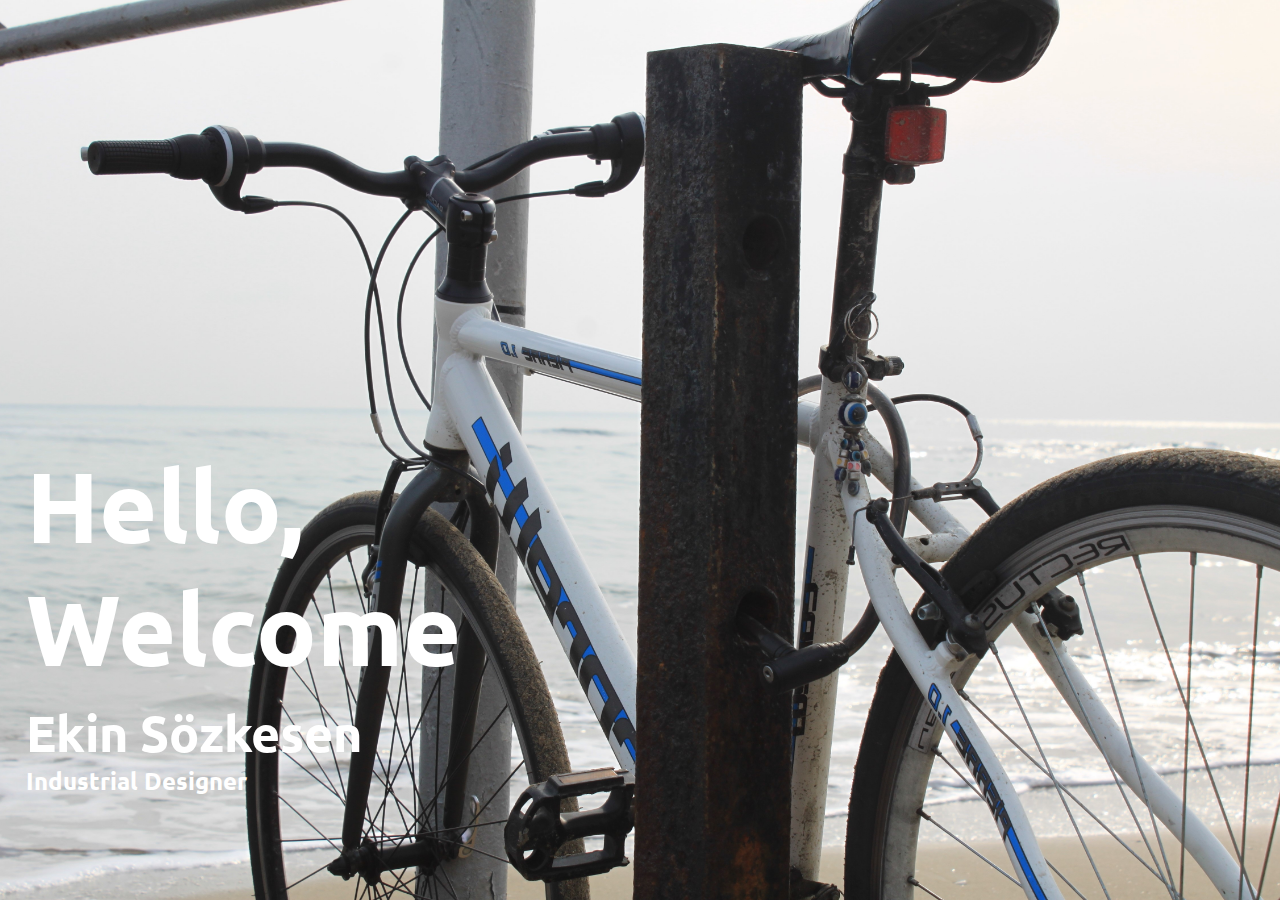
<file: index.html>
<!DOCTYPE html>
<html>
<head>
  <link rel="stylesheet" href="styleindex.css">
<title>BlogEkinSözkesen</title>
<meta charset="UTF-8">
</head>
<body>
  
  <div class="banner">
  <div class="hello">
  <h1>Hello,</h1>
  <h2>Welcome</h2>
  <h3>Ekin Sözkesen</h3>
  <h4>Industrial Designer</h4>
</div>

<div id="navbar">
      <a href="/projects.html">Design Projects</a> |
      <a href="/cv.html">CV</a> |
      <a href="/photography.html">Photography</a> 
    
  </div>
</div>

  
      
      
  <!--<p id="giris">As an industrial designer, my interests and experiences
        are in human computer interaction (HCI),ergonomics
        UI/UX, service design.My goal is creating user centered,
        innovative and functional products considering sustainability</p>-->

       

       <!--<video id="video" width="620" controls autoplay >
            <source src="images/ocean.mp4" type="video/mp4">
          </video>-->

  

</body>
</html>
</file>
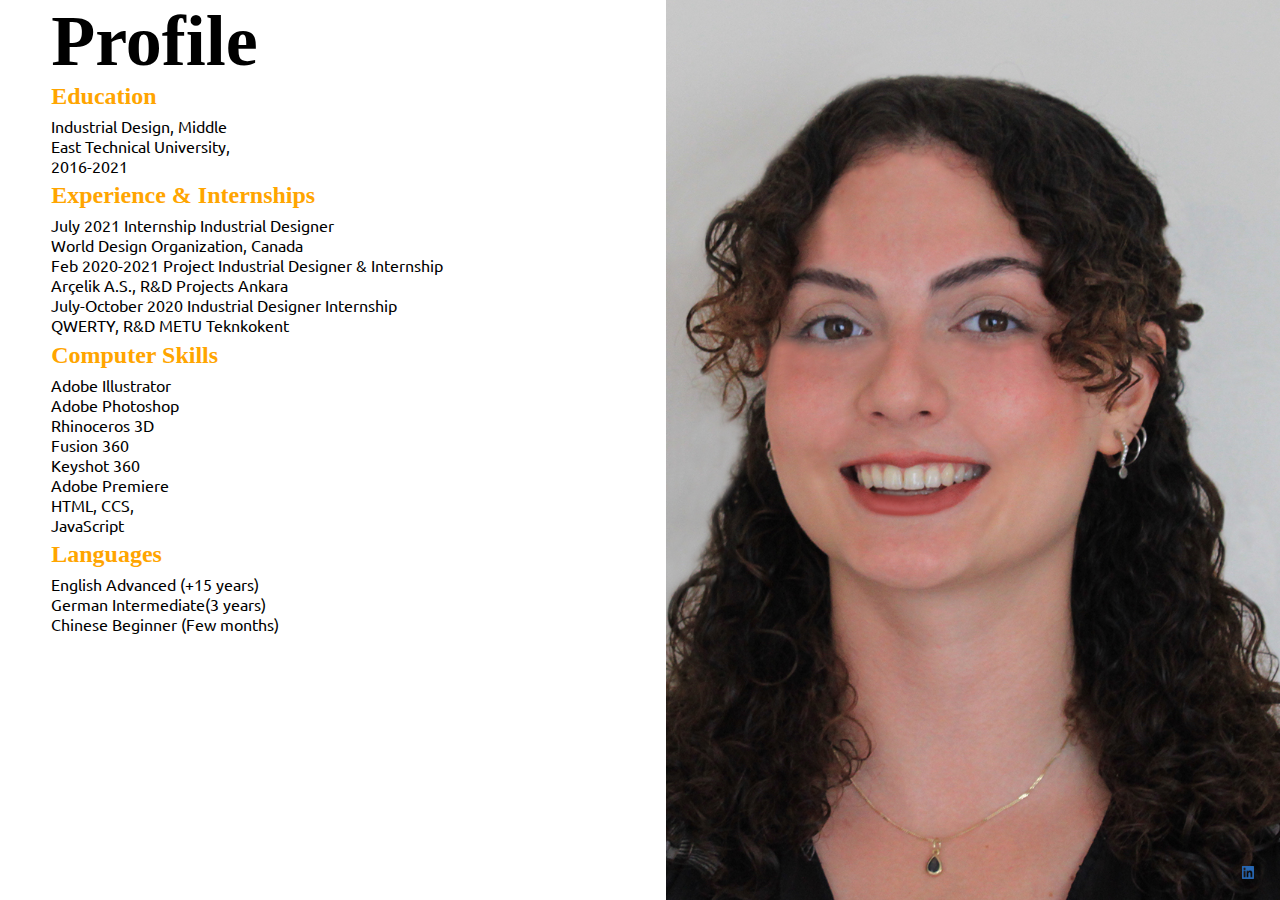
<file: cv.html>
<!DOCTYPE html>
<html>
<head>
    <link rel="stylesheet" href="stylecv.css">
   
    <!--<here is the link for Google fonts>-->
       
        <link rel="preconnect" href="https://fonts.gstatic.com">
        <link href="https://fonts.googleapis.com/css2?family=Playfair+Display&display=swap" rel="stylesheet">



<title>CVPage</title>
<meta charset="UTF-8">
</head>
<body>
  <div id="CV">
 <div id="navbar">
    <a href="/index.html">Home</a> |
        <a href="/projects.html">Design Projects</a> |
        <a href="/cv.html">CV</a> |
        <a href="/photography.html">Photography</a> 
      
</div>

<div class="allall">
    <div class="all">
<h1 id="MyHeader">Profile</h1>
   <h2 class="headings">Education</h2>

   <div class="infocv">
    <p>Industrial Design, Middle
        <br>East Technical University,
        <br>2016-2021

   </div>
   
   <h1 class="headings">Experience & Internships</h1>
   
   <div class="infocv">
    <p>July 2021 Internship Industrial Designer<br>
        World Design Organization, Canada</p>
       <p>Feb 2020-2021 Project Industrial Designer & Internship<br>
    Arçelik A.S., R&D Projects Ankara</p>
    <p>July-October 2020 Industrial Designer Internship <br>
        QWERTY, R&D METU Teknkokent</p>
    
   </div>

   <h1 class="headings">Computer Skills</h1>
   <div class="infocv">
    <div></div><ul>
    <li>Adobe Illustrator</li>
    <li>Adobe Photoshop</li>
    <li>Rhinoceros 3D</li>
    <li>Fusion 360</li>
    <li>Keyshot 360</li>
    <li>Adobe Premiere</li>
    <li>HTML, CCS,<br>
        JavaScript</li></ul>
    </div>
    
    <h1 class="headings">Languages</h1>
      
    <div class="infocv"><ol type="none">
        <li>English Advanced (+15 years)</li>
        <li>German Intermediate(3 years)</li>
        <li>Chinese Beginner (Few months)</li>
        </ol> 

    <!-- <div class="infocv"><ol type="i">
        <li>English Advanced (+15 years)</li>
        <li>German Intermediate(3 years)</li>
        <li>Chinese Beginner (Few months)</li>
        </ol> -->
    </div>
    </div>
</div>
    <div class="photo">
        
<div class="contact">
   <a href="https://www.linkedin.com/in/ekins%C3%B6zkesen/">
    <img src="images/linkedin.png" alt="Linkedin Fotoğrafı" width="100">
    </a> 
</div>

    </div>
</div>  
</body>
</html>
</file>
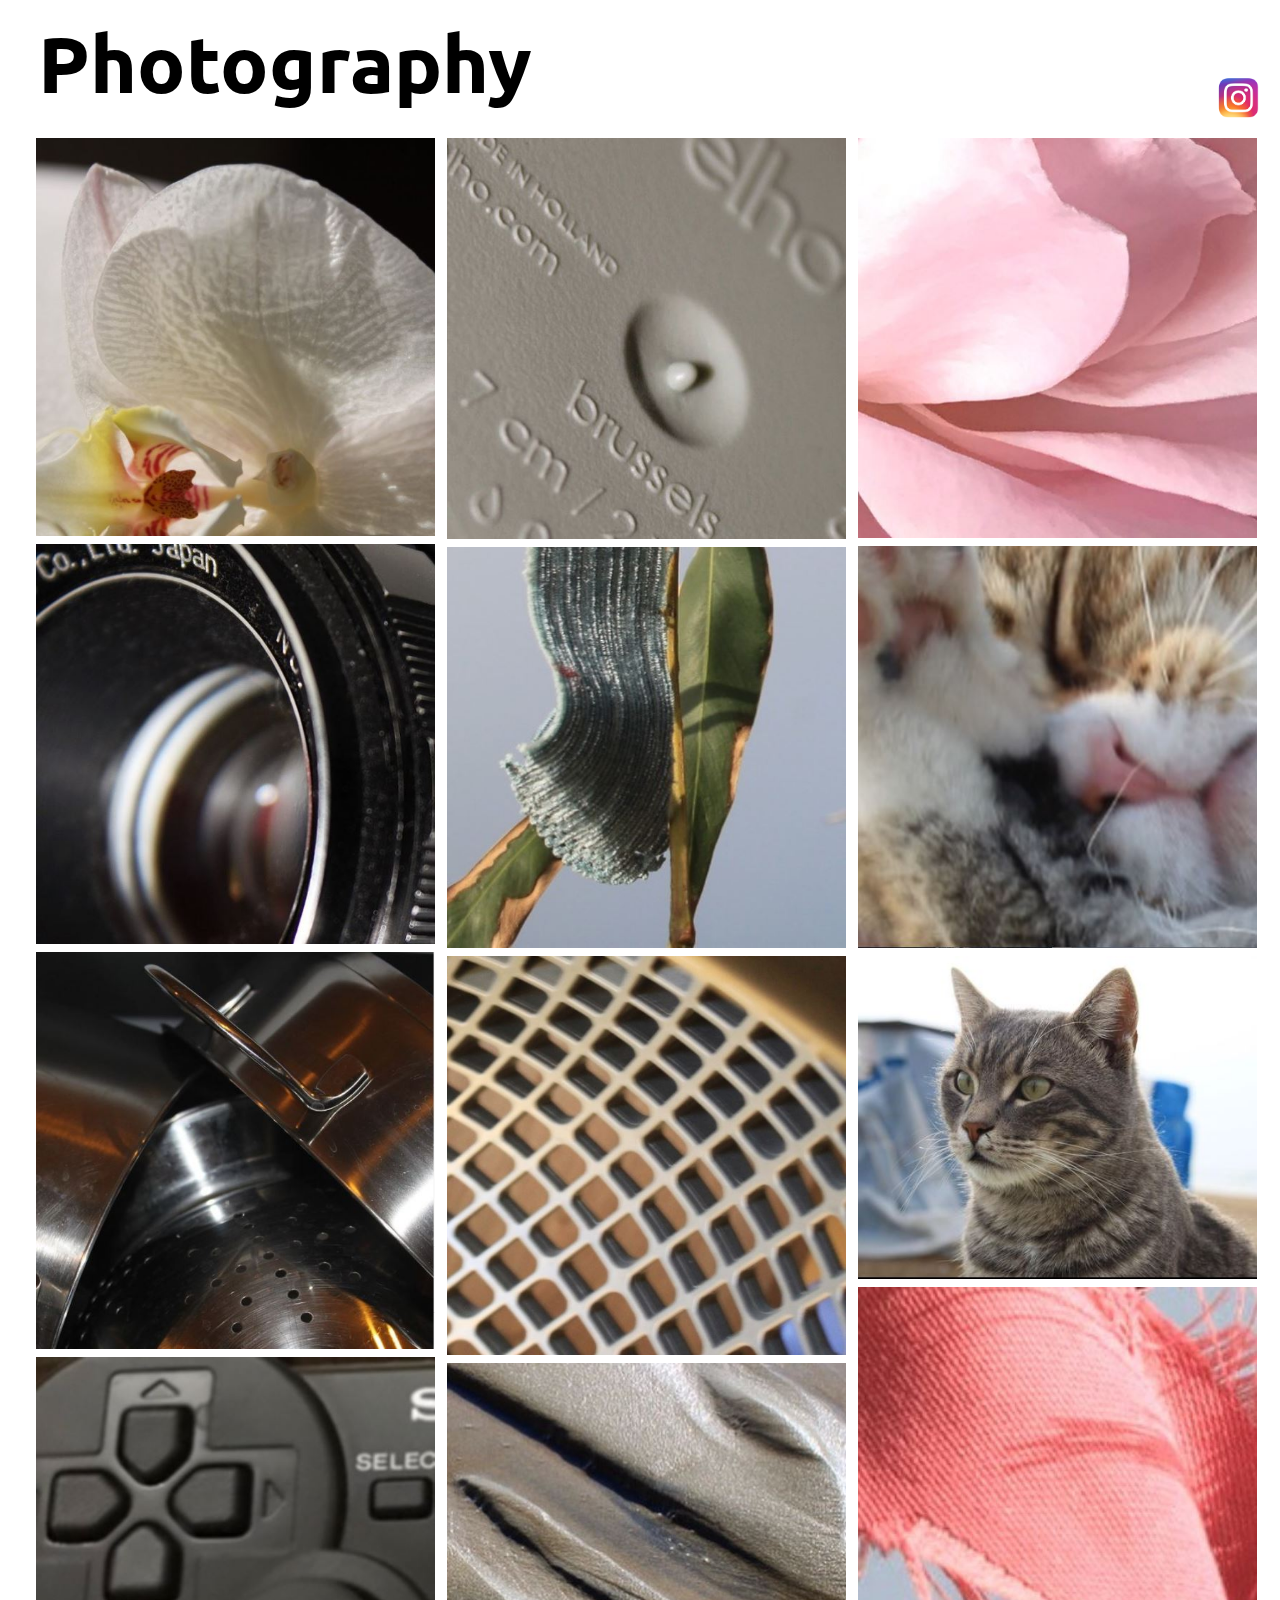
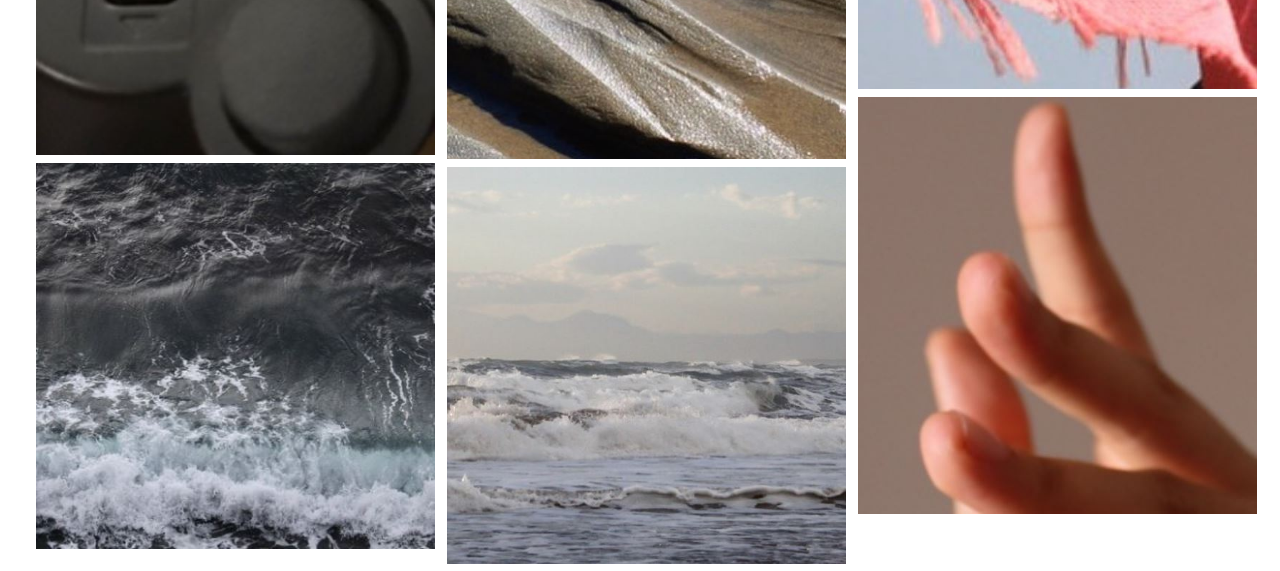
<file: photography.html>
<!DOCTYPE html>
<html>
<head>
  <link rel="stylesheet" href="stylephoto.css">
  <link rel="preconnect" href="https://fonts.gstatic.com">
        <link href="https://fonts.googleapis.com/css2?family=Playfair+Display&display=swap" rel="stylesheet">

<title>BlogEkinSözkesen</title>
<meta charset="UTF-8">

</head>
<body>
  
<div id="navbar">
  <a href="/index.html">Home</a> |
      <a href="/projects.html">Design Projects</a> |
      <a href="/cv.html">CV</a> |
      <a href="/photography.html">Photography</a> 
    
  </div>

  <div class="photo">
    
  <div id="yazı"><h1>Photography</h1></div>

  <div id="contact">
    <a href="https://www.instagram.com/heuteisteinschonertagg/">
     <img src="images/instagram.png" alt="Instagram Logo">
     </a> 
    </div>
  </div>

<div class="row">

  <div class="column">
    <img src="images/photo/1.JPG">
    <img src="images/photo/2.JPG">
    <img src="images/photo/3.JPG">
    <img src="images/photo/4.JPG">
    <img src="images/photo/5.JPG">
  </div>
  <div class="column">
    <img src="images/photo/6.JPG">
    <img src="images/photo/7.JPG">
    <img src="images/photo/8.JPG">
    <img src="images/photo/9.JPG">
    <img src="images/photo/10.JPG">
  </div>
  <div class="column">
    <img src="images/photo/11.JPG">
    <img src="images/photo/12.JPG">
    <img src="images/photo/13.JPG">
    <img src="images/photo/14.JPG">
    <img src="images/photo/15.JPG">
  </div>
 
 </div>


</div>
</file>
<file: styleindex.css>
@import url('https://fonts.googleapis.com/css2?family=Ubuntu:wght@500&display=swap');

*{
  margin: 0px;
  padding: 0px;
  font-family: 'Ubuntu', "verdana", Courier;
}


body, html{
  background-color: #ffffff;
  height: 100%;
  position: relative; 
}
  
  .banner {
    background-image: url("images/IMG_2792.JPG");
    height: 100%; 
    background-repeat: no-repeat;
    background-position: center;
    background-size: cover ;
    position: relative;
    width: 100%;
    height: 100%;
    box-sizing: border-box;
  }

  .banner .hello{
    left: 1%;
    position: absolute;
    box-sizing: border-box;
    padding: 1%;
    color: white;
    opacity: 1;
    bottom: 10%;
    font-size: 1.5em;
  }

  h1 {
    font-size: 100px;

  }
  h2{
    font-size: 100px;  
  
  }
  h3{
    font-size: 50px;  
    padding-top: 10px;
  }

#navbar{
  text-align:right;
  right: 2%;
  width: 100%;
  position: fixed;
  top: -3%;
  z-index: 3;
  -webkit-animation: slide 0.5s forwards;
  -webkit-animation-delay: 1.5s;
  animation: slide 0.5s forwards;
  animation-delay: 1.5s;
  font-size: 125%;
}

#navbar a{color:black;
  
}

#navbar a:link {
  text-decoration: none;
}
#navbar a:hover{background-color: black;
  color: white;
}

@-webkit-keyframes slide {
  100% { top: 2%; }
}

@keyframes slide {
  100% { top: 2%; }
}
</file>
<file: stylecv.css>
@import url('https://fonts.googleapis.com/css2?family=Ubuntu:wght@500&display=swap');

*{
  margin: 0px;
  padding: 0px;
  font-family: 'Ubuntu', "verdana", Courier;
}

body, html{
  background-color: #ffffff;
  height: 100%;
  position: relative; 
}

/* *{
    border: 1px aqua solid;
} */


#CV {
  position: relative;
  width: 100%;
  height: 100%;
  box-sizing: border-box;
  display: flex;
}

.photo {
  background-image: url("images/profilfotograf.jpg");
  background-repeat: no-repeat;
  background-position: right;
  background-size: cover ;
  width: 50%;
  height: 100%;
  box-sizing: border-box;
  position: relative;
}

#navbar{
  text-align:right;
  right: 2%;
  width: 100%;
  position: fixed;
  top: -3%;
  z-index: 3;
  -webkit-animation: slide 0.5s forwards;
  -webkit-animation-delay: 1.5s;
  animation: slide 0.5s forwards;
  animation-delay: 1.5s;
  font-size: 125%;
}

#navbar a{color:white;
  
}

#navbar a:link {
  text-decoration: none;
}
#navbar a:hover{background-color: white;
  color: black;
}

@-webkit-keyframes slide {
  100% { top: 2%; }
}

@keyframes slide {
  100% { top: 2%; }
}


 #MyHeader{
    font-family: 'Georgia';
    color: black;
    font-size: 450%;
    left: 1%;
    position: flex;
 }

  
.allall{
  height: 100%;
  width: 50%;
  position: relative;
  box-sizing: border-box;
  margin-left: 4%;

}

.headings {
    font-family:Georgia, 'Times New Roman', Times, serif;
    color: orange;
    font-size: 150%;
  
}
 
  
  .infocv{
    padding-top: 1%;
  padding-bottom: 1%;

  }
  .infocv li {
    list-style-type: none;
    margin: 0;
    padding: 0;
  }


.contact{
text-align:right;
right: 2%;
width: 100%;
position: fixed;
z-index: 3;
bottom: 2%;
}

.contact img{
  width: 1%;
}
</file>
<file: stylephoto.css>
@import url('https://fonts.googleapis.com/css2?family=Ubuntu:wght@500&display=swap');

*{
  margin: 0px;
  padding: 0px;
  font-family: 'Ubuntu', "verdana", Courier;
}

body, html{
  background-color: #ffffff;
  height: 100%;
  position: relative; 
  margin-left: 1%;
}

#navbar{
    text-align:right;
    right: 2%;
    width: 100%;
    position: fixed;
    top: -3%;
    z-index: 3;
    -webkit-animation: slide 0.5s forwards;
    -webkit-animation-delay: 1.5s;
    animation: slide 0.5s forwards;
    animation-delay: 1.5s;
    font-size: 125%;
  }
  
  #navbar a{color:black;
    
  }
  
  #navbar a:link {
    text-decoration: none;
  }
  #navbar a:hover{background-color: black;
    color:white;
  }
  
  @-webkit-keyframes slide {
    100% { top: 2%; }
  }
  
  @keyframes slide {
    100% { top: 2%; }
  }


#yazı{
    font-family: 'Georgia';
    position: relative;
    box-sizing: border-box;
    padding: 1%;
    color:black;
    opacity: 1;
    font-size: 2.5em;
    width: 50%;
}

#contact{
     width: 50%;
     position: relative;
     box-sizing: border-box;
     padding: 1%;
     }
#contact img{
    right: 3%;
    width: 7%;
    position: absolute;
    bottom: 3%;

}
.photo{
    position: relative;
    display: flex;
}

  .row {
    display: flex;
    flex-wrap: wrap;
    padding: 0px 4px;
    max-width: 100%;
  }

.column {
    flex: 32%;
    max-width: 32%;
    padding: 0.5% 0.5%;}

.column img {
        margin-top: 2%;
        vertical-align:middle;
        max-width:100%;
      }

@media screen and (max-width: 900px) {
        .column {
          flex: 50%;
          max-width: 50%;}

@media screen and (max-width: 600px) {
            .column {
              flex: 100%;
              max-width: 100%;}
</file>
